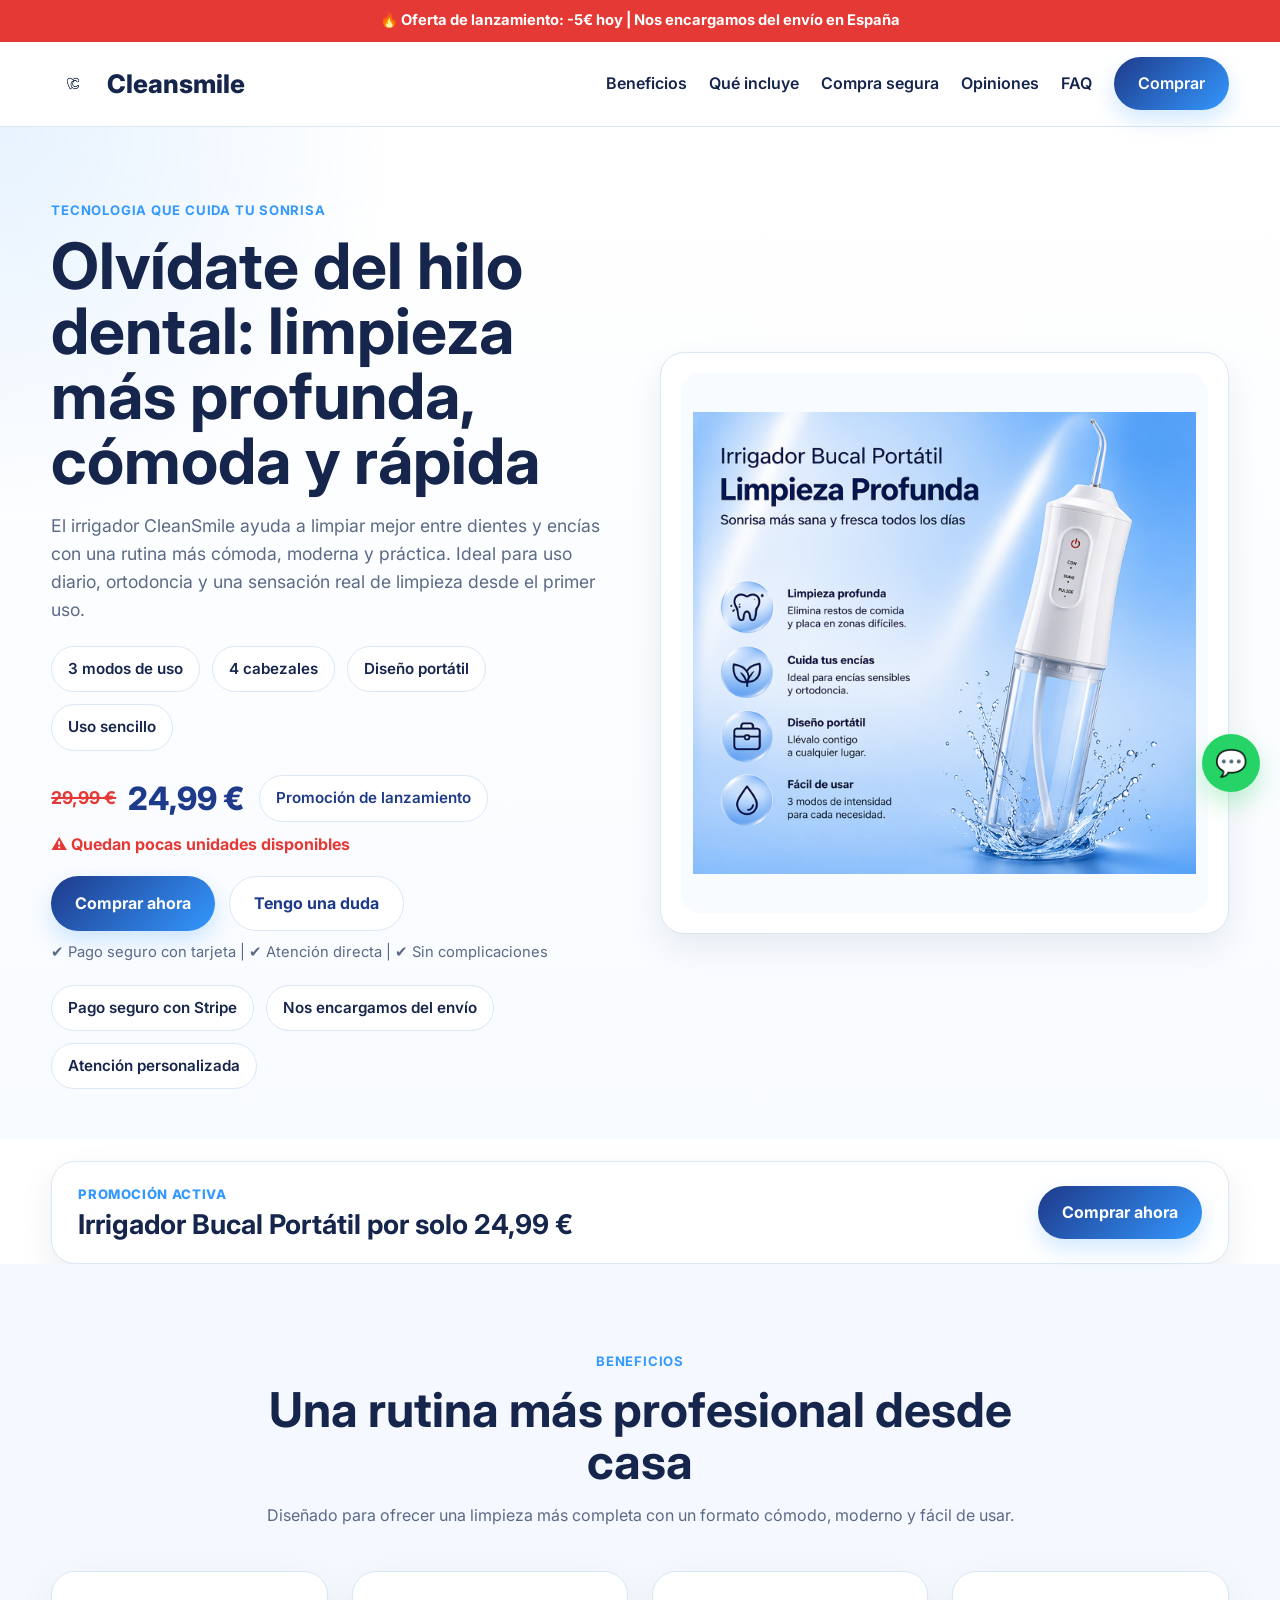
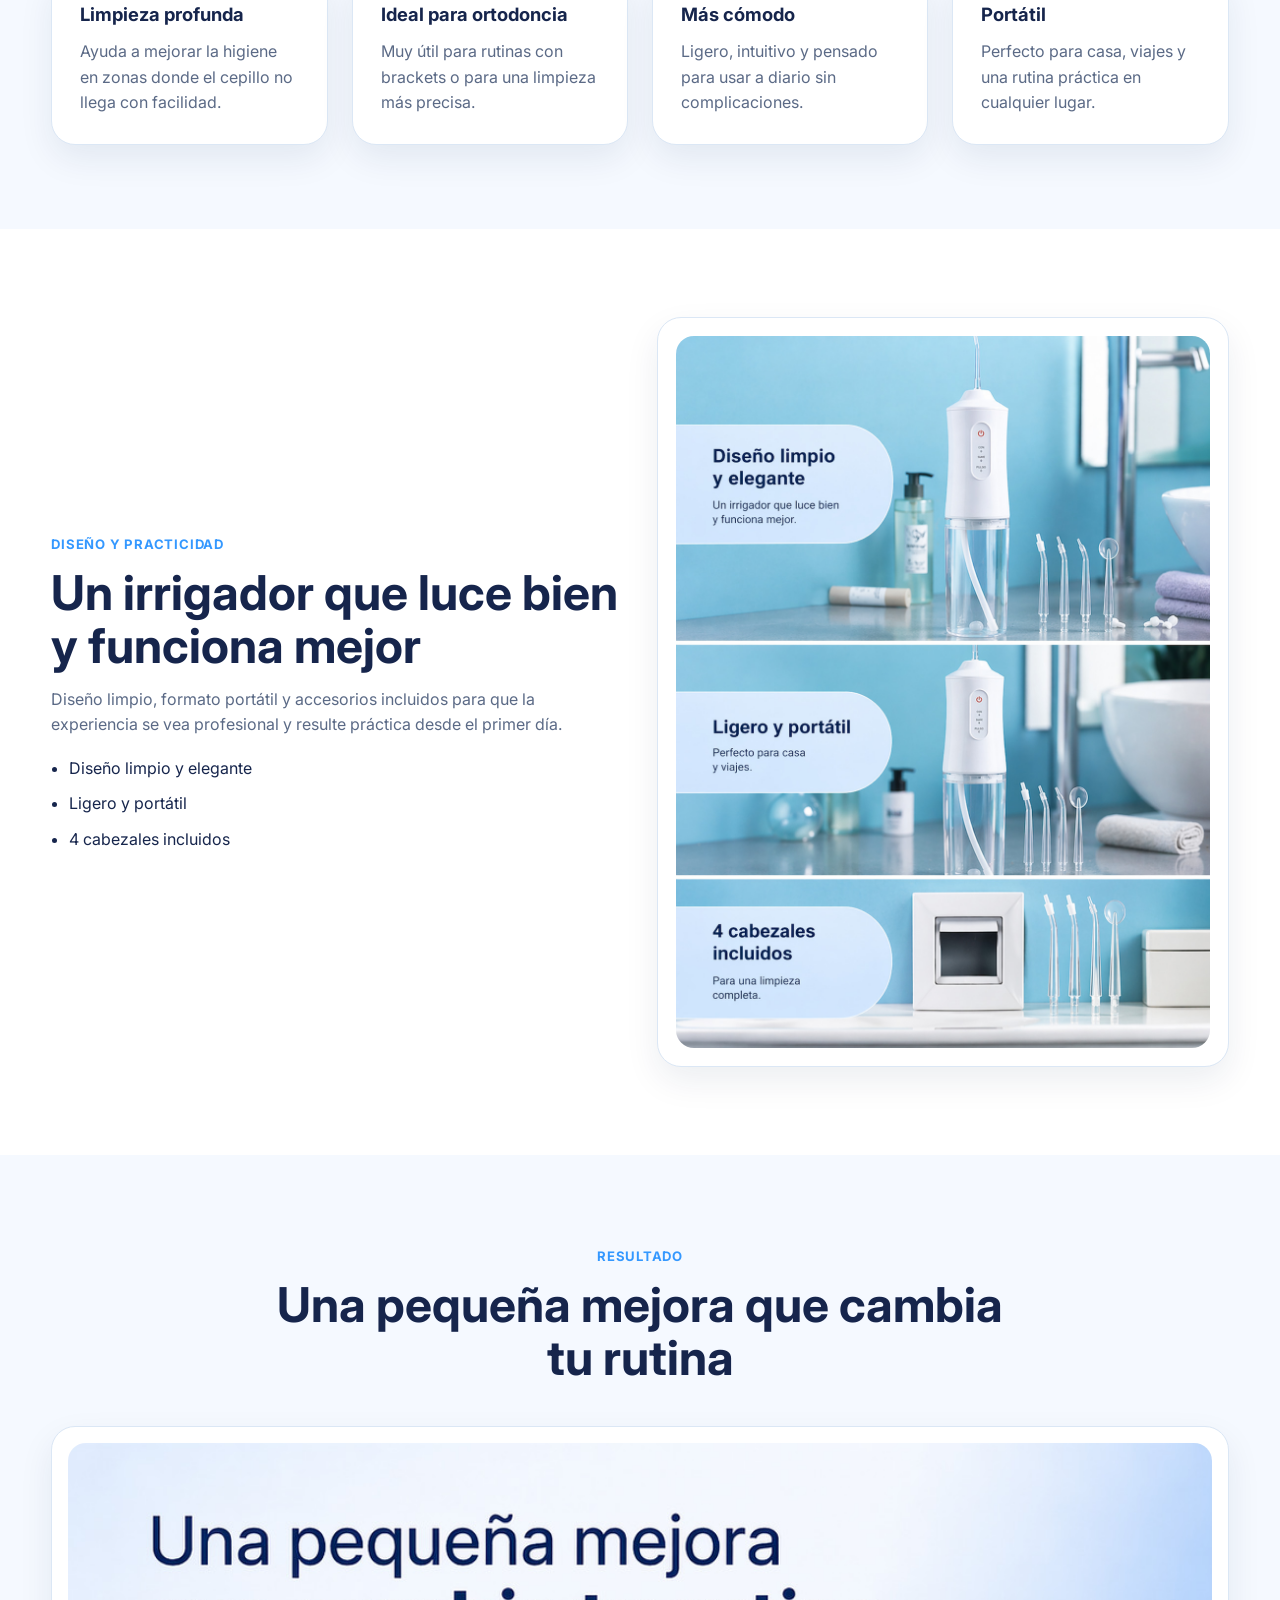
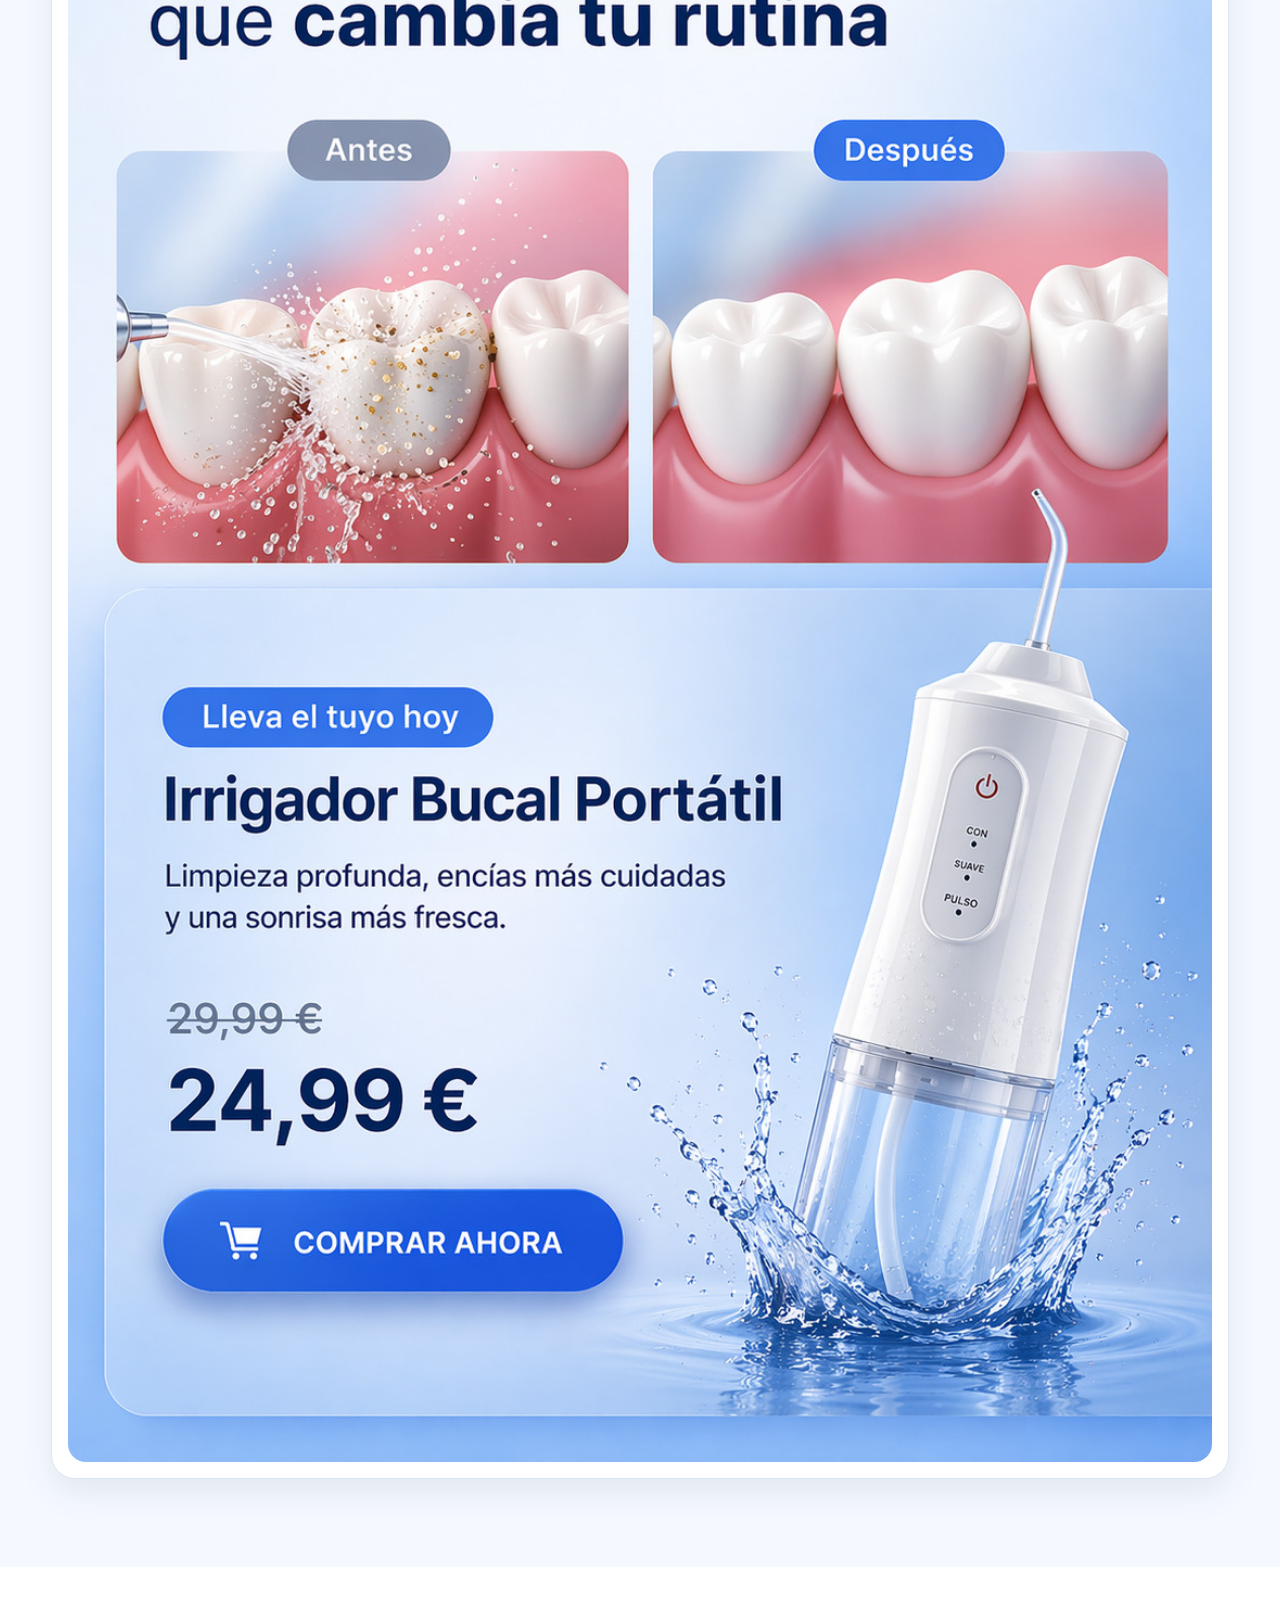
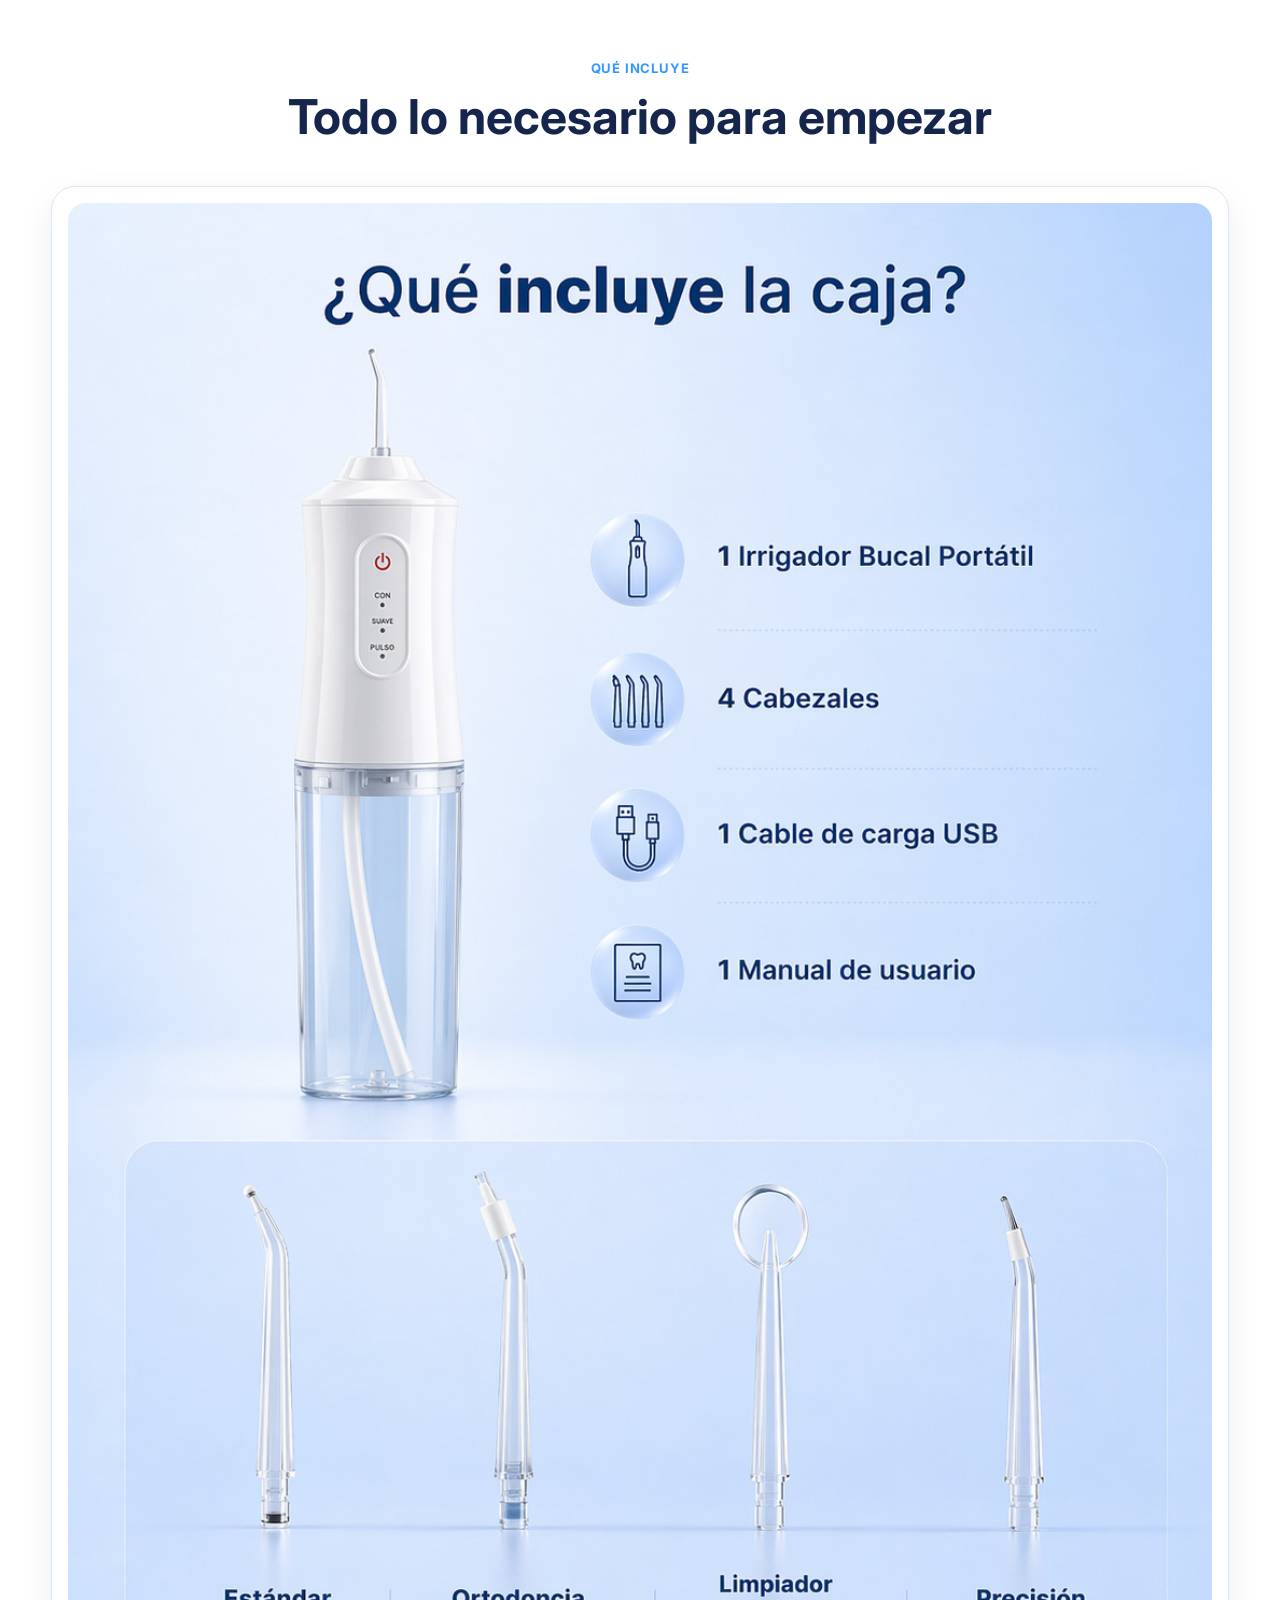
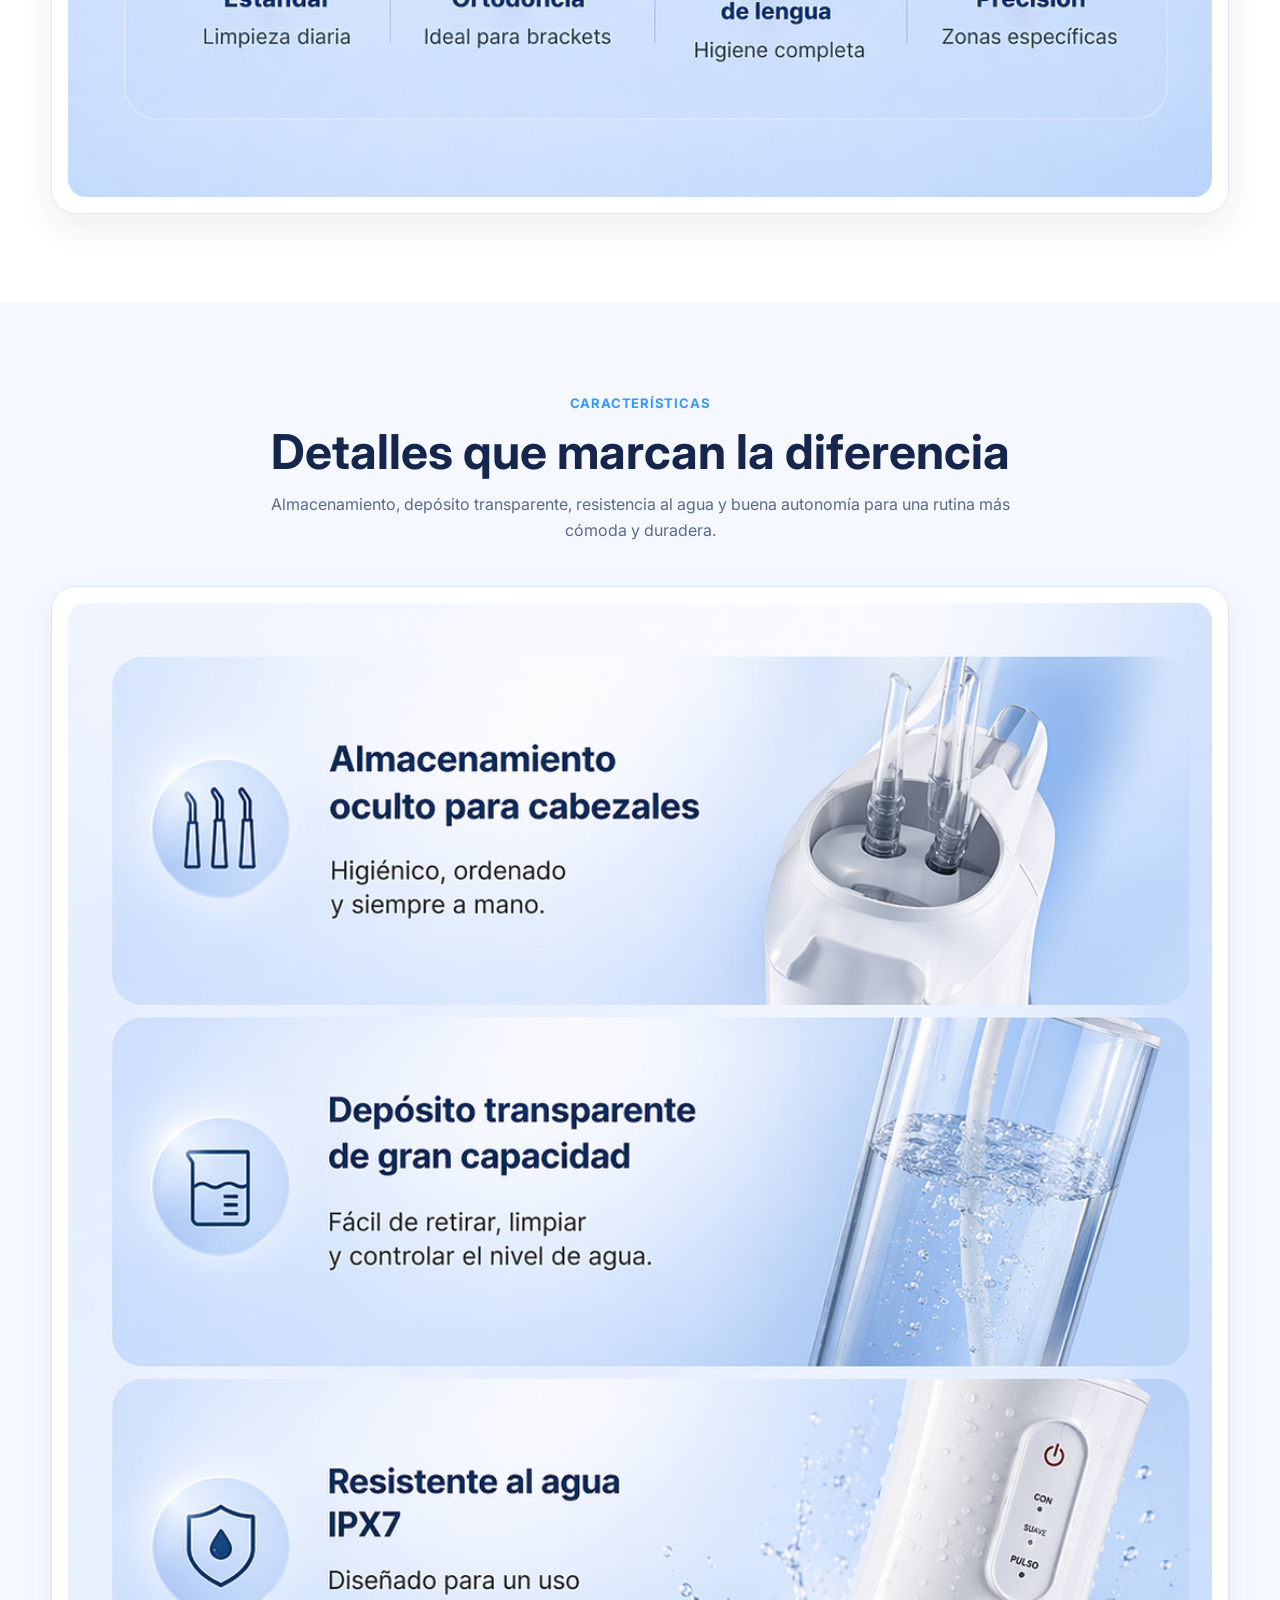
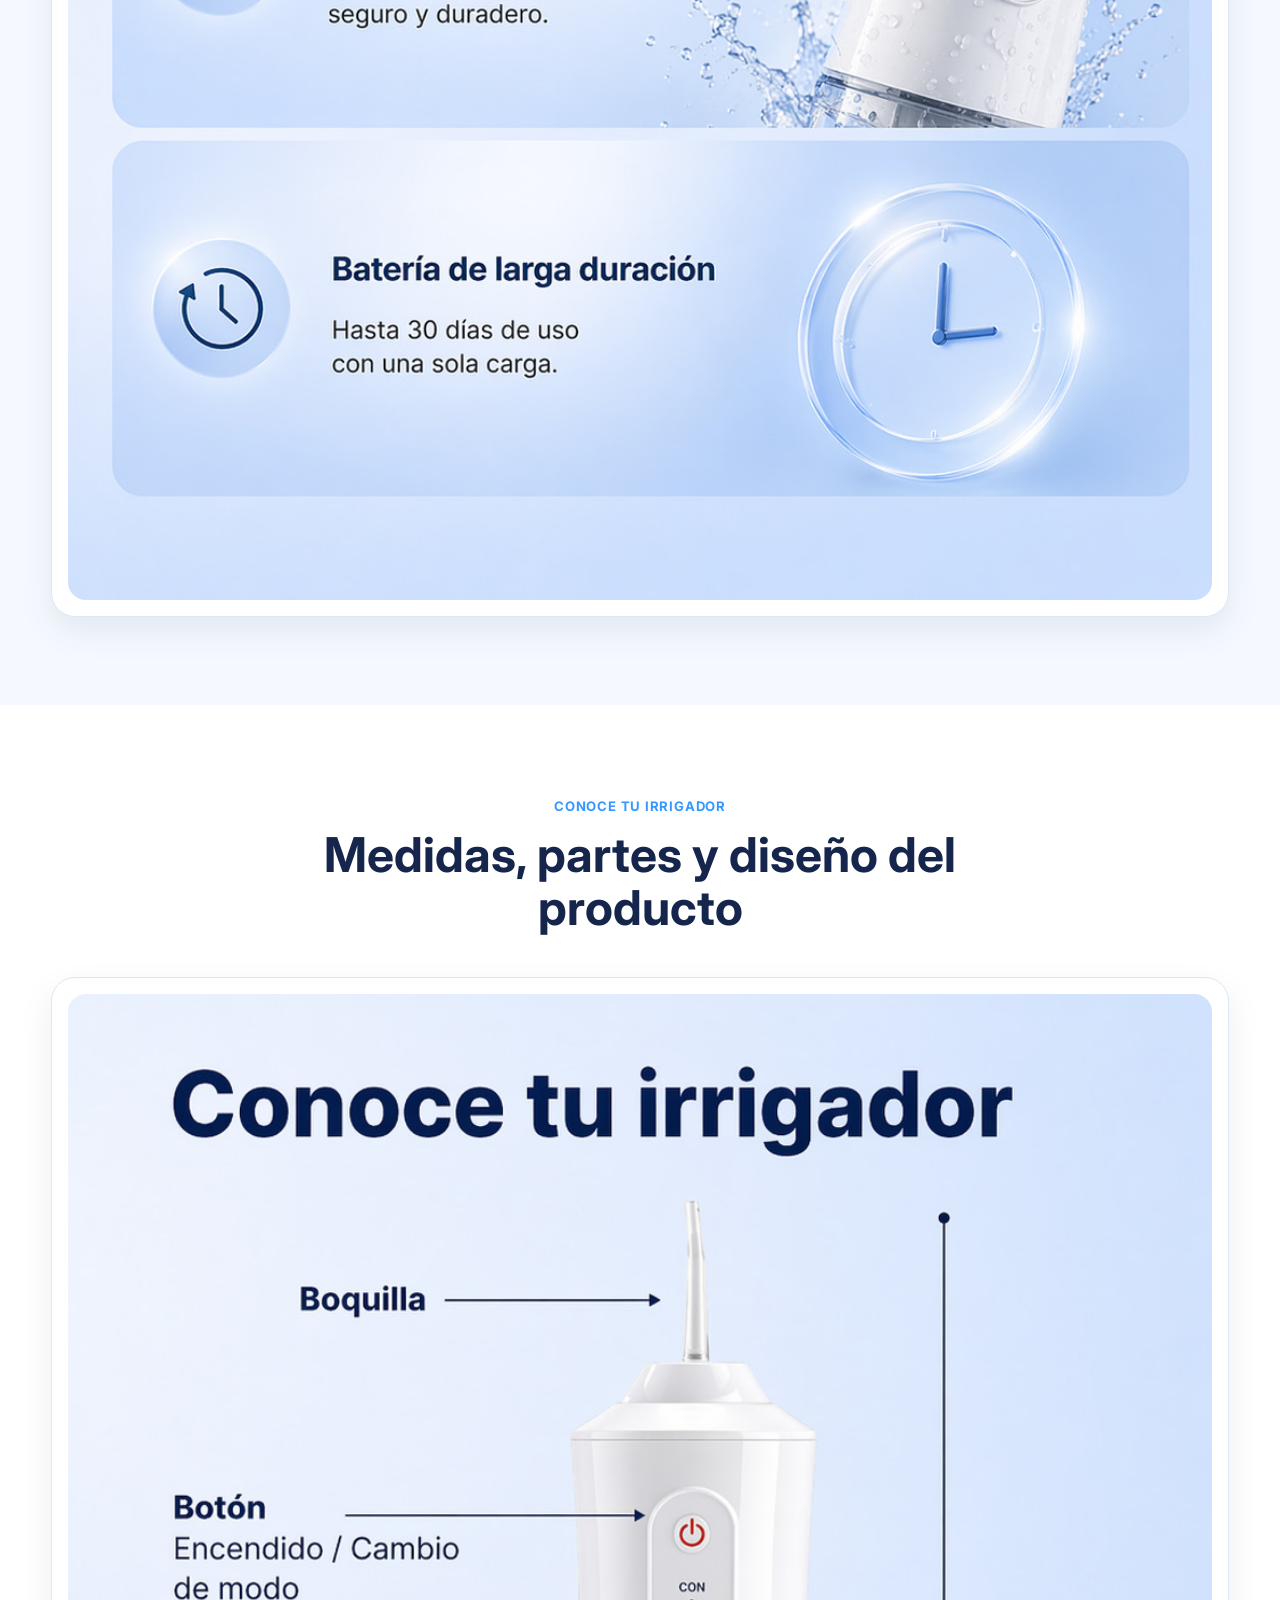
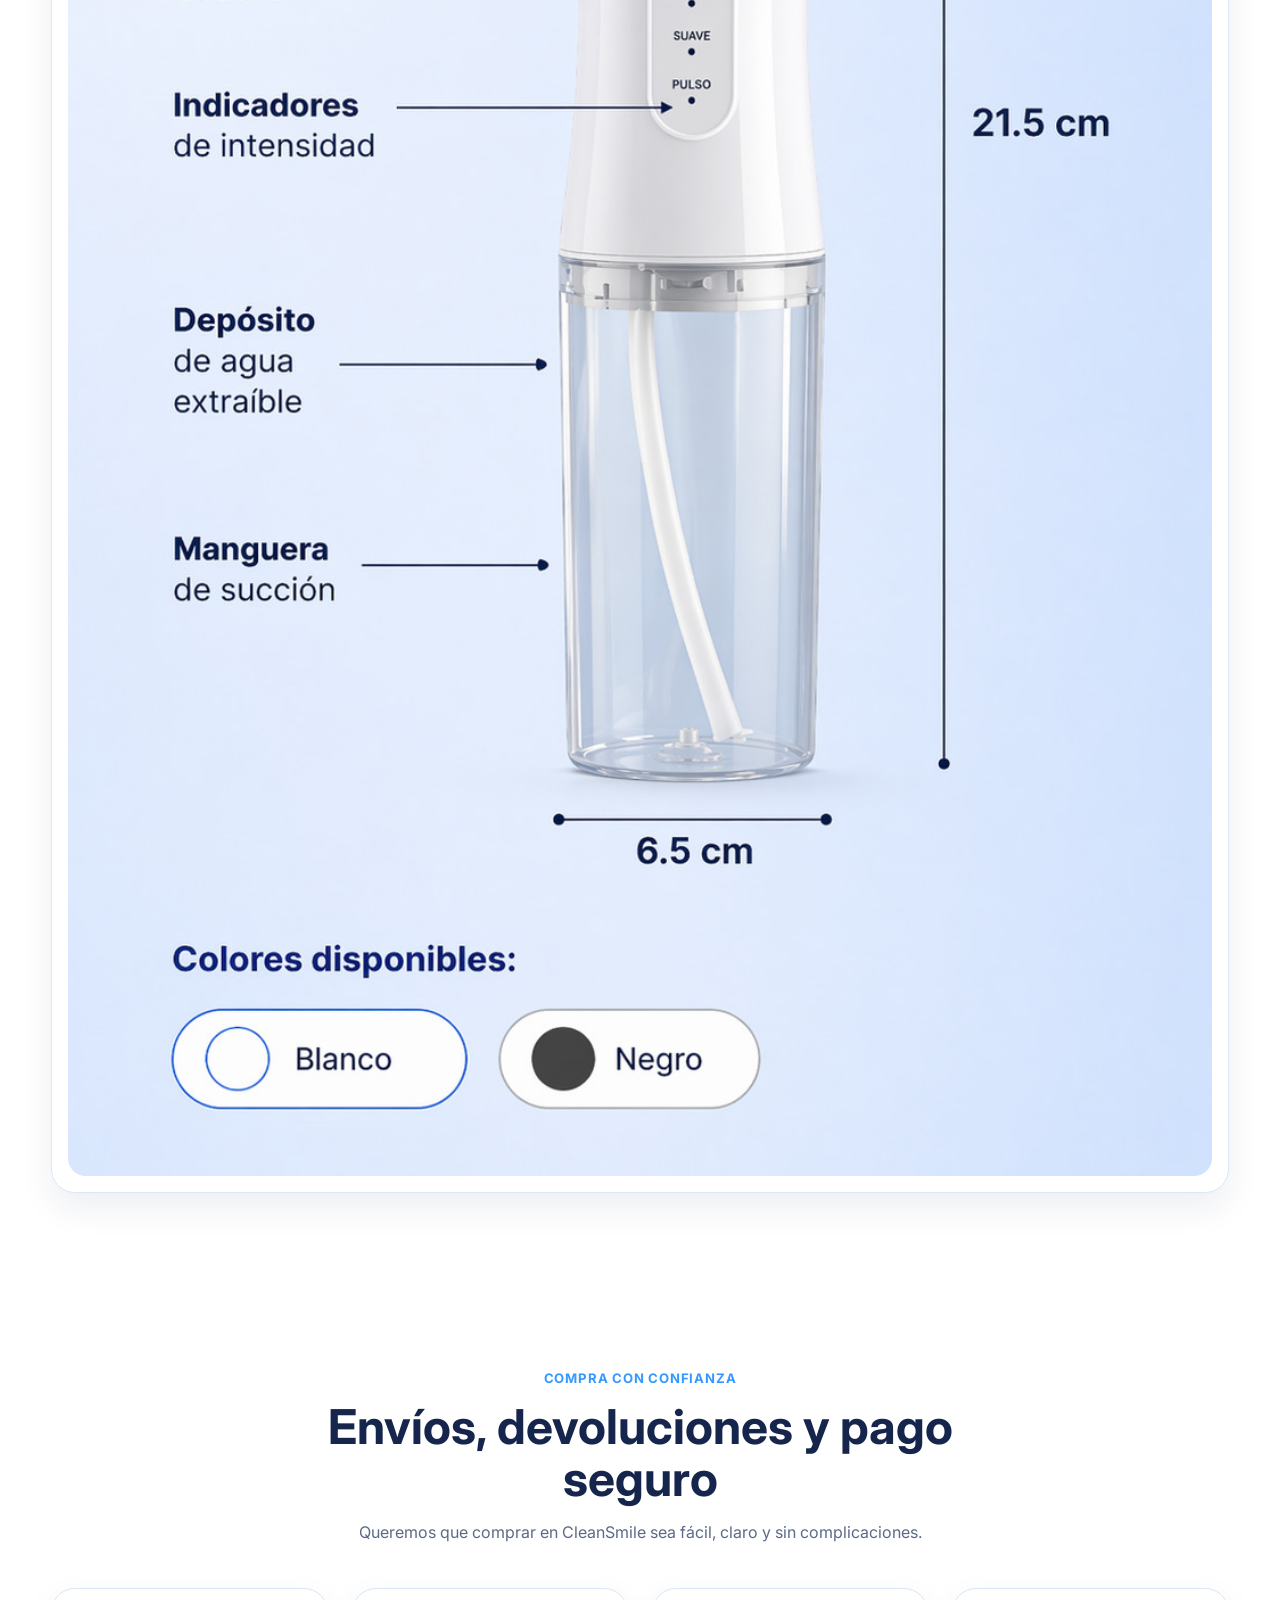
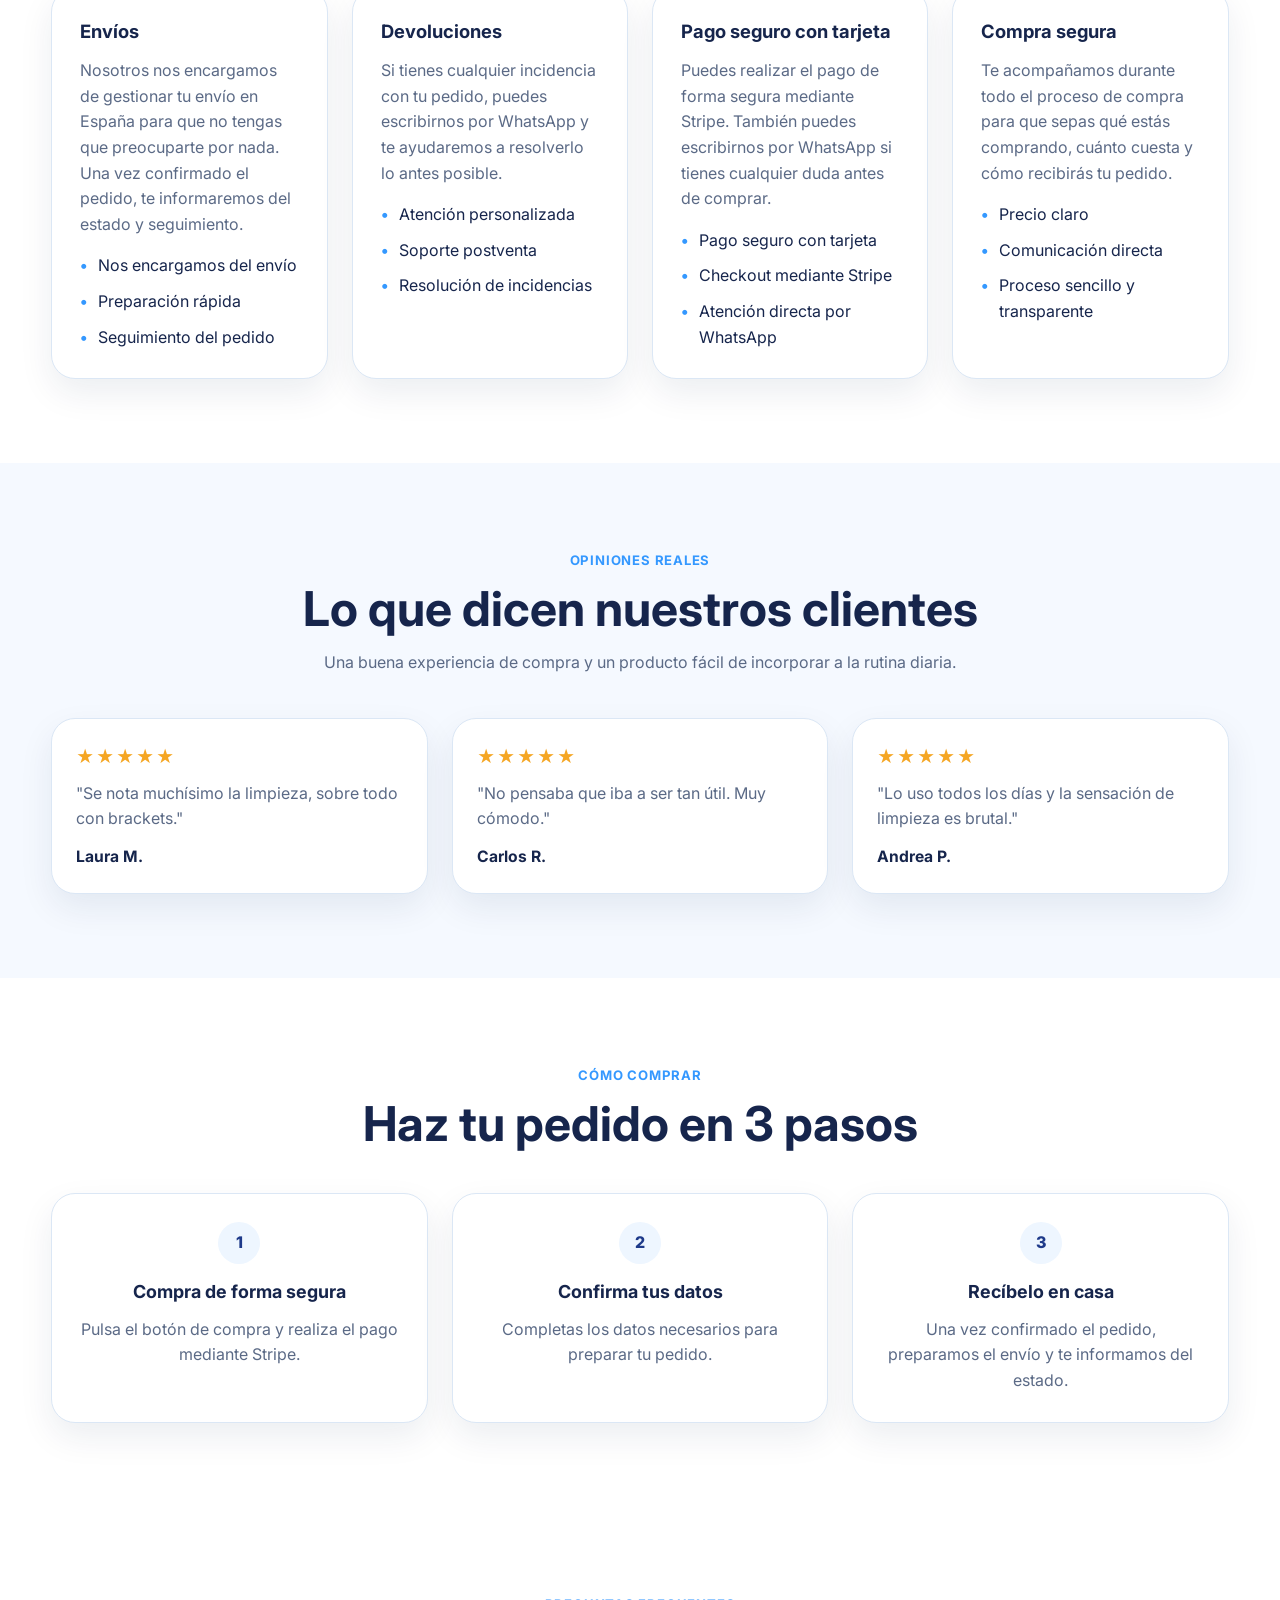
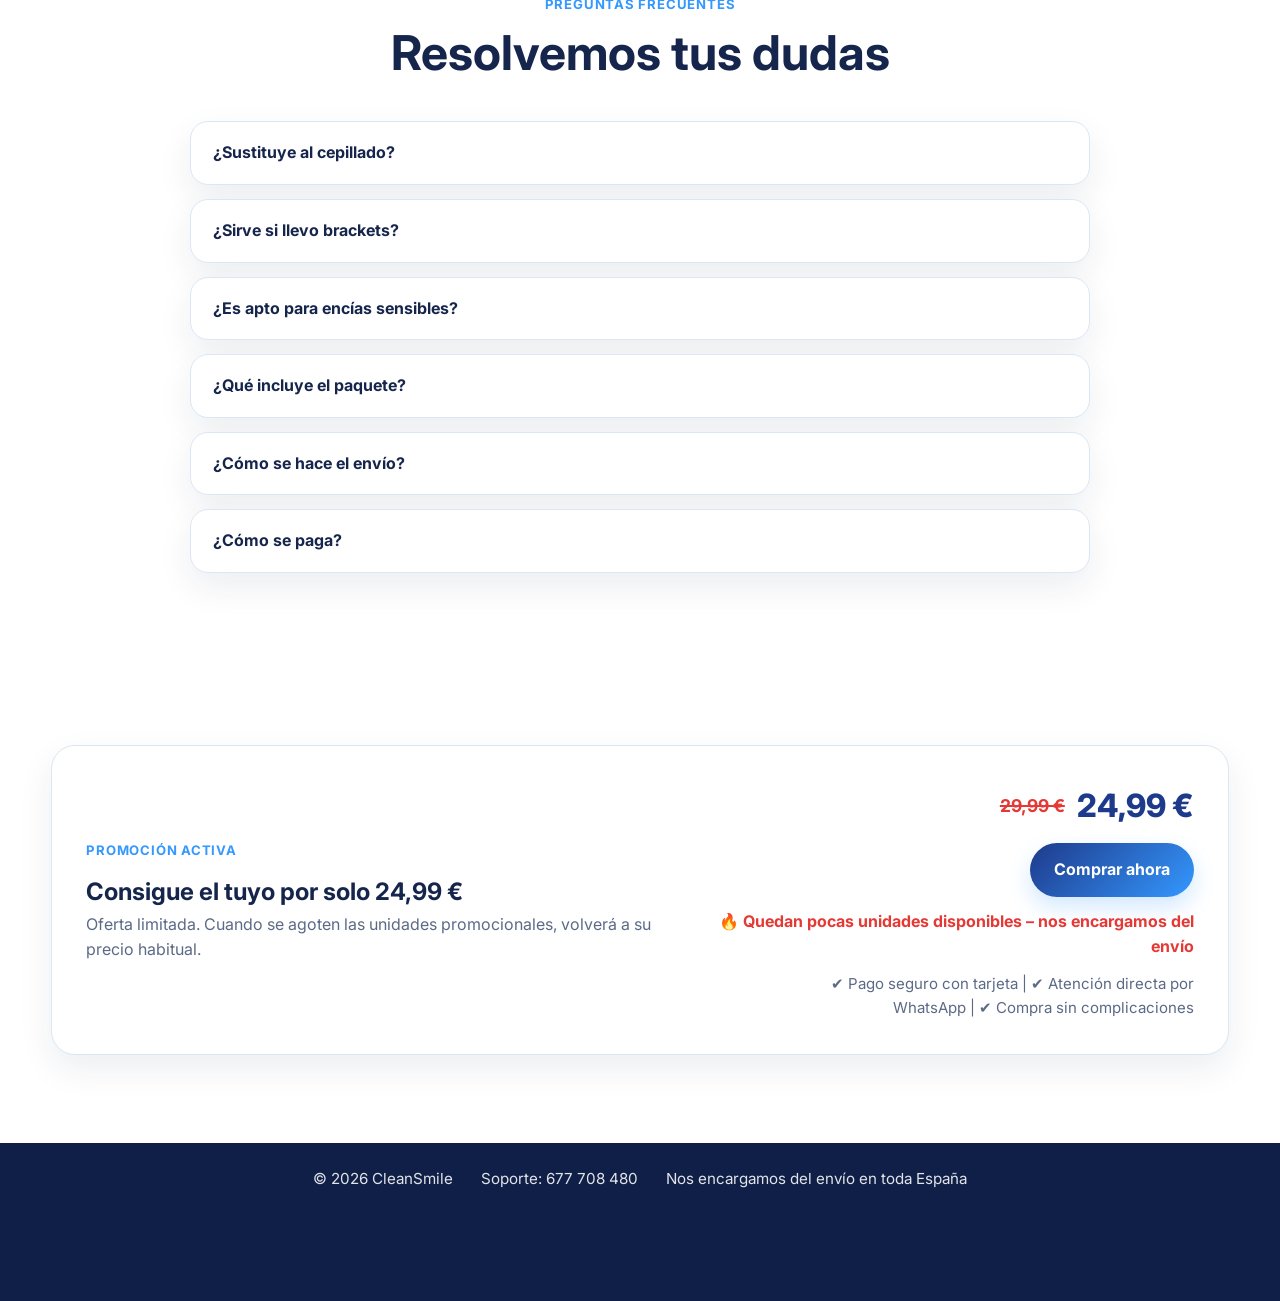
<file: index.html>
<!DOCTYPE html>
<html lang="es">
<head>
  <meta charset="UTF-8" />
  <meta name="viewport" content="width=device-width, initial-scale=1.0" />
  <title>CleanSmile | Irrigador Bucal Portátil</title>
  <meta
    name="description"
    content="Irrigador Bucal Portátil CleanSmile. Limpieza profunda, diseño portátil y promoción de lanzamiento."
  />
  <meta name="theme-color" content="#1e3a8a" />

  <link rel="preconnect" href="https://fonts.googleapis.com" />
  <link rel="preconnect" href="https://fonts.gstatic.com" crossorigin />
  <link
    href="https://fonts.googleapis.com/css2?family=Inter:wght@400;500;600;700;800&display=swap"
    rel="stylesheet"
  />

  <link rel="stylesheet" href="style.css" />
</head>

<body>
  <div class="top-bar">
    🔥 Oferta de lanzamiento: -5€ hoy | Nos encargamos del envío en España
  </div>

  <header class="header">
    <div class="container nav">
      <a href="#inicio" class="brand" aria-label="Ir al inicio">
        <img src="logo-mini.png" alt="Logo CleanSmile" class="brand-logo" />
        <span>Cleansmile</span>
      </a>

      <button class="menu-toggle" id="menu-toggle" aria-label="Abrir menú">
        ☰
      </button>

      <nav class="nav-links" id="nav-links">
        <a href="#beneficios">Beneficios</a>
        <a href="#incluye">Qué incluye</a>
        <a href="#confianza">Compra segura</a>
        <a href="#opiniones">Opiniones</a>
        <a href="#faq">FAQ</a>
        <a href="#comprar" class="btn btn-primary nav-btn">Comprar</a>
      </nav>
    </div>
  </header>

  <main>
    <!-- HERO -->
    <section class="hero" id="inicio">
      <div class="container hero-grid">
        <div class="hero-copy">
          <span class="eyebrow">Tecnologia que cuida tu sonrisa</span>

          <h1>Olvídate del hilo dental: limpieza más profunda, cómoda y rápida</h1>

          <p class="hero-text">
            El irrigador CleanSmile ayuda a limpiar mejor entre dientes y encías
            con una rutina más cómoda, moderna y práctica. Ideal para uso diario,
            ortodoncia y una sensación real de limpieza desde el primer uso.
          </p>

          <div class="hero-points">
            <span>3 modos de uso</span>
            <span>4 cabezales</span>
            <span>Diseño portátil</span>
            <span>Uso sencillo</span>
          </div>

          <div class="hero-price">
            <div class="price-box">
              <span class="old-price">29,99 €</span>
              <span class="price">24,99 €</span>
            </div>
            <span class="offer-pill">Promoción de lanzamiento</span>
          </div>

          <div class="stock-warning">
            ⚠️ Quedan pocas unidades disponibles
          </div>

          <div class="hero-actions">
            <a
              href="https://buy.stripe.com/aFa28q7qO0YK2g6eNRdby00"
              class="btn btn-primary"
              target="_blank"
              rel="noopener noreferrer"
            >
              Comprar ahora
            </a>

            <a
              href="https://wa.me/34677708480?text=Hola,%20tengo%20una%20duda%20sobre%20el%20Irrigador%20Bucal%20Port%C3%A1til%20CleanSmile"
              class="btn btn-secondary"
              target="_blank"
              rel="noopener noreferrer"
            >
              Tengo una duda
            </a>
          </div>

          <p class="safe-note">✔ Pago seguro con tarjeta | ✔ Atención directa | ✔ Sin complicaciones</p>

          <div class="trust-row">
            <div>Pago seguro con Stripe</div>
            <div>Nos encargamos del envío</div>
            <div>Atención personalizada</div>
          </div>
        </div>

        <div class="hero-visual">
          <div class="hero-card">
            <img
              src="img/hero.jpg"
              alt="Irrigador Bucal Portátil CleanSmile"
              class="hero-image"
            />
          </div>
        </div>
      </div>
    </section>

    <!-- CTA CORTO -->
    <section class="mini-cta">
      <div class="container mini-cta-box">
        <div>
          <p class="mini-cta-label">Promoción activa</p>
          <h2>Irrigador Bucal Portátil por solo 24,99 €</h2>
        </div>

        <a
          href="https://buy.stripe.com/aFa28q7qO0YK2g6eNRdby00"
          class="btn btn-primary"
          target="_blank"
          rel="noopener noreferrer"
        >
          Comprar ahora
        </a>
      </div>
    </section>

    <!-- BENEFICIOS -->
    <section class="section section-soft" id="beneficios">
      <div class="container">
        <div class="section-heading">
          <span class="eyebrow">Beneficios</span>
          <h2>Una rutina más profesional desde casa</h2>
          <p>
            Diseñado para ofrecer una limpieza más completa con un formato cómodo,
            moderno y fácil de usar.
          </p>
        </div>

        <div class="benefit-cards">
          <article class="benefit-card">
            <h3>Limpieza profunda</h3>
            <p>Ayuda a mejorar la higiene en zonas donde el cepillo no llega con facilidad.</p>
          </article>

          <article class="benefit-card">
            <h3>Ideal para ortodoncia</h3>
            <p>Muy útil para rutinas con brackets o para una limpieza más precisa.</p>
          </article>

          <article class="benefit-card">
            <h3>Más cómodo</h3>
            <p>Ligero, intuitivo y pensado para usar a diario sin complicaciones.</p>
          </article>

          <article class="benefit-card">
            <h3>Portátil</h3>
            <p>Perfecto para casa, viajes y una rutina práctica en cualquier lugar.</p>
          </article>
        </div>
      </div>
    </section>

    <!-- PRUEBA VISUAL -->
    <section class="image-section">
      <div class="container image-section-grid">
        <div class="image-copy">
          <span class="eyebrow">Diseño y practicidad</span>
          <h2>Un irrigador que luce bien y funciona mejor</h2>
          <p>
            Diseño limpio, formato portátil y accesorios incluidos para que la
            experiencia se vea profesional y resulte práctica desde el primer día.
          </p>

          <ul class="bullet-list">
            <li>Diseño limpio y elegante</li>
            <li>Ligero y portátil</li>
            <li>4 cabezales incluidos</li>
          </ul>
        </div>

        <div class="image-card">
          <img
            src="img/beneficios.jpg"
            alt="Beneficios visuales del irrigador CleanSmile"
          />
        </div>
      </div>
    </section>

    <!-- RESULTADO -->
    <section class="full-image-section section-soft">
      <div class="container">
        <div class="section-heading">
          <span class="eyebrow">Resultado</span>
          <h2>Una pequeña mejora que cambia tu rutina</h2>
        </div>

        <div class="poster-card">
          <img
            src="img/antes-despues.jpg"
            alt="Antes y después con irrigador CleanSmile"
          />
        </div>
      </div>
    </section>

    <!-- QUÉ INCLUYE -->
    <section class="full-image-section" id="incluye">
      <div class="container">
        <div class="section-heading">
          <span class="eyebrow">Qué incluye</span>
          <h2>Todo lo necesario para empezar</h2>
        </div>

        <div class="poster-card">
          <img
            src="img/incluye.jpg"
            alt="Qué incluye la caja del irrigador CleanSmile"
          />
        </div>
      </div>
    </section>

    <!-- DETALLES -->
    <section class="full-image-section section-soft">
      <div class="container">
        <div class="section-heading">
          <span class="eyebrow">Características</span>
          <h2>Detalles que marcan la diferencia</h2>
          <p>
            Almacenamiento, depósito transparente, resistencia al agua y buena autonomía
            para una rutina más cómoda y duradera.
          </p>
        </div>

        <div class="poster-card">
          <img
            src="img/modos.jpg"
            alt="Características del irrigador CleanSmile"
          />
        </div>
      </div>
    </section>

    <!-- FICHA TÉCNICA -->
    <section class="full-image-section">
      <div class="container">
        <div class="section-heading">
          <span class="eyebrow">Conoce tu irrigador</span>
          <h2>Medidas, partes y diseño del producto</h2>
        </div>

        <div class="poster-card">
          <img
            src="img/detalle1.jpg"
            alt="Medidas y partes del irrigador CleanSmile"
          />
        </div>
      </div>
    </section>

    <!-- CONFIANZA -->
    <section class="section trust-extra-section" id="confianza">
      <div class="container">
        <div class="section-heading">
          <span class="eyebrow">Compra con confianza</span>
          <h2>Envíos, devoluciones y pago seguro</h2>
          <p>
            Queremos que comprar en CleanSmile sea fácil, claro y sin complicaciones.
          </p>
        </div>

        <div class="trust-extra-grid">
          <article class="trust-extra-card">
            <h3>Envíos</h3>
            <p>
              Nosotros nos encargamos de gestionar tu envío en España para que no tengas
              que preocuparte por nada. Una vez confirmado el pedido, te informaremos del
              estado y seguimiento.
            </p>
            <ul>
              <li>Nos encargamos del envío</li>
              <li>Preparación rápida</li>
              <li>Seguimiento del pedido</li>
            </ul>
          </article>

          <article class="trust-extra-card">
            <h3>Devoluciones</h3>
            <p>
              Si tienes cualquier incidencia con tu pedido, puedes escribirnos por
              WhatsApp y te ayudaremos a resolverlo lo antes posible.
            </p>
            <ul>
              <li>Atención personalizada</li>
              <li>Soporte postventa</li>
              <li>Resolución de incidencias</li>
            </ul>
          </article>

          <article class="trust-extra-card">
            <h3>Pago seguro con tarjeta</h3>
            <p>
              Puedes realizar el pago de forma segura mediante Stripe. También puedes
              escribirnos por WhatsApp si tienes cualquier duda antes de comprar.
            </p>
            <ul>
              <li>Pago seguro con tarjeta</li>
              <li>Checkout mediante Stripe</li>
              <li>Atención directa por WhatsApp</li>
            </ul>
          </article>

          <article class="trust-extra-card">
            <h3>Compra segura</h3>
            <p>
              Te acompañamos durante todo el proceso de compra para que sepas qué
              estás comprando, cuánto cuesta y cómo recibirás tu pedido.
            </p>
            <ul>
              <li>Precio claro</li>
              <li>Comunicación directa</li>
              <li>Proceso sencillo y transparente</li>
            </ul>
          </article>
        </div>
      </div>
    </section>

    <!-- OPINIONES -->
    <section class="section reviews-section" id="opiniones">
      <div class="container">
        <div class="section-heading">
          <span class="eyebrow">Opiniones reales</span>
          <h2>Lo que dicen nuestros clientes</h2>
          <p>
            Una buena experiencia de compra y un producto fácil de incorporar a la rutina diaria.
          </p>
        </div>

        <div class="reviews-grid">
          <article class="review-card">
            <div class="stars">★★★★★</div>
            <p>"Se nota muchísimo la limpieza, sobre todo con brackets."</p>
            <strong>Laura M.</strong>
          </article>

          <article class="review-card">
            <div class="stars">★★★★★</div>
            <p>"No pensaba que iba a ser tan útil. Muy cómodo."</p>
            <strong>Carlos R.</strong>
          </article>

          <article class="review-card">
            <div class="stars">★★★★★</div>
            <p>"Lo uso todos los días y la sensación de limpieza es brutal."</p>
            <strong>Andrea P.</strong>
          </article>
        </div>
      </div>
    </section>

    <!-- CÓMO COMPRAR -->
    <section class="section section-soft how-buy-section">
      <div class="container">
        <div class="section-heading">
          <span class="eyebrow">Cómo comprar</span>
          <h2>Haz tu pedido en 3 pasos</h2>
        </div>

        <div class="steps-grid">
          <div class="step-card">
            <span class="step-number">1</span>
            <h3>Compra de forma segura</h3>
            <p>Pulsa el botón de compra y realiza el pago mediante Stripe.</p>
          </div>

          <div class="step-card">
            <span class="step-number">2</span>
            <h3>Confirma tus datos</h3>
            <p>Completas los datos necesarios para preparar tu pedido.</p>
          </div>

          <div class="step-card">
            <span class="step-number">3</span>
            <h3>Recíbelo en casa</h3>
            <p>Una vez confirmado el pedido, preparamos el envío y te informamos del estado.</p>
          </div>
        </div>
      </div>
    </section>

    <!-- FAQ -->
    <section class="section" id="faq">
      <div class="container">
        <div class="section-heading">
          <span class="eyebrow">Preguntas frecuentes</span>
          <h2>Resolvemos tus dudas</h2>
        </div>

        <div class="faq-list">
          <details>
            <summary>¿Sustituye al cepillado?</summary>
            <p>No. Se usa como complemento a tu higiene diaria.</p>
          </details>

          <details>
            <summary>¿Sirve si llevo brackets?</summary>
            <p>Sí, es especialmente útil en rutinas con ortodoncia.</p>
          </details>

          <details>
            <summary>¿Es apto para encías sensibles?</summary>
            <p>Sí, empezando por una intensidad suave.</p>
          </details>

          <details>
            <summary>¿Qué incluye el paquete?</summary>
            <p>Irrigador, cabezales y accesorios según el pack que indiques en tu oferta.</p>
          </details>

          <details>
            <summary>¿Cómo se hace el envío?</summary>
            <p>
              Nosotros nos encargamos de gestionar el envío dentro de España. Una vez
              confirmado el pedido, te iremos informando del estado y seguimiento.
            </p>
          </details>

          <details>
            <summary>¿Cómo se paga?</summary>
            <p>El pago se realiza de forma segura con tarjeta mediante Stripe.</p>
          </details>
        </div>
      </div>
    </section>

    <!-- CTA FINAL -->
    <section class="final-cta" id="comprar">
      <div class="container final-cta-card">
        <div class="final-copy">
          <span class="eyebrow">Promoción activa</span>
          <h2>Consigue el tuyo por solo 24,99 €</h2>
          <p>
            Oferta limitada. Cuando se agoten las unidades promocionales,
            volverá a su precio habitual.
          </p>
        </div>

        <div class="final-buy-box">
          <div class="price-box">
            <span class="old-price">29,99 €</span>
            <span class="price">24,99 €</span>
          </div>

          <a
            href="https://buy.stripe.com/aFa28q7qO0YK2g6eNRdby00"
            class="btn btn-primary"
            target="_blank"
            rel="noopener noreferrer"
          >
            Comprar ahora
          </a>

          <p class="urgencia">🔥 Quedan pocas unidades disponibles – nos encargamos del envío</p>
          <p class="garantia">✔ Pago seguro con tarjeta | ✔ Atención directa por WhatsApp | ✔ Compra sin complicaciones</p>
        </div>
      </div>
    </section>
  </main>

  <footer class="footer">
    <div class="container footer-content">
      <p>© 2026 CleanSmile</p>
      <p>Soporte: 677 708 480</p>
      <p>Nos encargamos del envío en toda España</p>
    </div>
  </footer>

  <div class="mobile-buybar">
    <div class="mobile-price">
      <span class="old-price">29,99 €</span>
      <span class="price">24,99 €</span>
    </div>

    <a
      href="https://buy.stripe.com/aFa28q7qO0YK2g6eNRdby00"
      class="btn btn-primary"
      target="_blank"
      rel="noopener noreferrer"
    >
      Comprar
    </a>
  </div>

  <a
    href="https://wa.me/34677708480?text=Hola,%20quiero%20informaci%C3%B3n%20sobre%20el%20Irrigador%20Bucal%20Port%C3%A1til%20CleanSmile"
    class="whatsapp-float"
    target="_blank"
    rel="noopener noreferrer"
    aria-label="Abrir WhatsApp"
  >
    💬
  </a>

  <script src="script.js"></script>
</body>
</html>
</file>
<file: style.css>
:root {
  --primary: #1e3a8a;
  --primary-light: #3498ff;
  --text: #16254c;
  --text-soft: #5b6a86;
  --bg: #ffffff;
  --bg-soft: #f5f9ff;
  --border: #dbe7f5;
  --shadow: 0 14px 34px rgba(18, 40, 76, 0.08);
  --radius: 24px;
  --max-width: 1180px;
  --danger: #e53935;
  --success-soft: #eef6ff;
  --whatsapp: #25d366;
}

* {
  box-sizing: border-box;
  margin: 0;
  padding: 0;
}

html {
  scroll-behavior: smooth;
}

body {
  font-family: "Inter", sans-serif;
  color: var(--text);
  background: var(--bg);
  line-height: 1.6;
}

img {
  max-width: 100%;
  display: block;
}

a {
  text-decoration: none;
  color: inherit;
}

button {
  font: inherit;
}

.container {
  width: min(92%, var(--max-width));
  margin: 0 auto;
}

.section {
  padding: 84px 0;
}

.section-soft {
  background: var(--bg-soft);
}

.section-heading {
  max-width: 760px;
  margin: 0 auto 42px;
  text-align: center;
}

.section-heading h2 {
  font-size: clamp(2rem, 4vw, 3rem);
  line-height: 1.1;
  margin-bottom: 14px;
}

.section-heading p {
  color: var(--text-soft);
}

.eyebrow {
  display: inline-block;
  margin-bottom: 12px;
  color: var(--primary-light);
  font-weight: 700;
  letter-spacing: 0.06em;
  text-transform: uppercase;
  font-size: 0.82rem;
}

/* TOP BAR */
.top-bar {
  background: var(--danger);
  color: white;
  text-align: center;
  padding: 9px 14px;
  font-weight: 700;
  font-size: 0.92rem;
}

/* HEADER */
.header {
  position: sticky;
  top: 0;
  z-index: 1000;
  background: rgba(255, 255, 255, 0.96);
  backdrop-filter: blur(10px);
  border-bottom: 1px solid var(--border);
}

.nav {
  display: flex;
  align-items: center;
  justify-content: space-between;
  min-height: 84px;
  gap: 24px;
}

.brand {
  display: flex;
  align-items: center;
  gap: 12px;
  flex-shrink: 0;
}

.brand-logo {
  width: 44px;
  height: 44px;
  object-fit: contain;
}

.brand span {
  font-size: 1.6rem;
  font-weight: 800;
  line-height: 1;
  white-space: nowrap;
}

.nav-links {
  display: flex;
  align-items: center;
  gap: 22px;
  margin-left: auto;
}

.nav-links a {
  font-weight: 600;
  white-space: nowrap;
}

.menu-toggle {
  display: none;
  background: none;
  border: none;
  font-size: 1.8rem;
  cursor: pointer;
  color: var(--primary);
}

/* BUTTONS */
.btn {
  display: inline-flex;
  align-items: center;
  justify-content: center;
  border: none;
  border-radius: 999px;
  padding: 14px 24px;
  font-weight: 700;
  cursor: pointer;
  transition: transform 0.2s ease, box-shadow 0.2s ease, opacity 0.2s ease;
}

.btn:hover {
  transform: translateY(-2px);
}

.btn-primary {
  background: linear-gradient(135deg, var(--primary), var(--primary-light));
  color: white;
  box-shadow: 0 10px 22px rgba(52, 152, 255, 0.22);
}

.btn-secondary {
  background: white;
  color: var(--primary);
  border: 1px solid var(--border);
}

/* HERO */
.hero {
  padding: 70px 0 50px;
  background:
    radial-gradient(circle at top left, rgba(52, 152, 255, 0.12), transparent 24%),
    linear-gradient(180deg, #ffffff 0%, #f8fbff 100%);
}

.hero-grid {
  display: grid;
  grid-template-columns: 1fr 1fr;
  gap: 40px;
  align-items: center;
}

.hero-copy h1 {
  font-size: clamp(2.6rem, 5vw, 4.4rem);
  line-height: 1.02;
  margin-bottom: 18px;
}

.hero-text {
  color: var(--text-soft);
  font-size: 1.1rem;
  max-width: 640px;
  margin-bottom: 22px;
}

.hero-points,
.trust-row {
  display: flex;
  flex-wrap: wrap;
  gap: 12px;
}

.hero-points {
  margin-bottom: 22px;
}

.hero-points span,
.trust-row div,
.offer-pill {
  background: white;
  border: 1px solid var(--border);
  border-radius: 999px;
  padding: 10px 16px;
  font-size: 0.95rem;
  font-weight: 600;
}

.hero-price {
  display: flex;
  align-items: center;
  gap: 14px;
  flex-wrap: wrap;
  margin-bottom: 8px;
}

.offer-pill {
  color: var(--primary);
}

.stock-warning {
  color: var(--danger);
  font-weight: 700;
  margin-bottom: 18px;
}

.hero-actions {
  display: flex;
  gap: 14px;
  flex-wrap: wrap;
  margin-bottom: 10px;
}

.safe-note {
  font-size: 0.92rem;
  color: var(--text-soft);
  margin-bottom: 20px;
}

.hero-card,
.poster-card,
.image-card,
.benefit-card,
.info-card,
.final-cta-card,
.trust-extra-card,
.review-card,
.step-card,
.mini-cta-box {
  background: white;
  border: 1px solid var(--border);
  border-radius: var(--radius);
  box-shadow: var(--shadow);
}

.hero-card {
  padding: 20px;
}

.hero-image {
  width: 100%;
  height: 540px;
  object-fit: contain;
  object-position: center;
  background: #f8fbff;
  border-radius: 20px;
  padding: 12px;
}

/* MINI CTA */
.mini-cta {
  padding: 22px 0 0;
}

.mini-cta-box {
  padding: 22px 26px;
  display: flex;
  align-items: center;
  justify-content: space-between;
  gap: 20px;
}

.mini-cta-label {
  color: var(--primary-light);
  font-weight: 800;
  text-transform: uppercase;
  letter-spacing: 0.05em;
  font-size: 0.82rem;
  margin-bottom: 4px;
}

.mini-cta-box h2 {
  font-size: 1.7rem;
  line-height: 1.15;
}

/* GENERAL BLOCKS */
.image-section {
  padding: 88px 0;
}

.image-section-grid {
  display: grid;
  grid-template-columns: 1fr 1fr;
  gap: 34px;
  align-items: center;
}

.image-copy h2 {
  font-size: clamp(2rem, 4vw, 3rem);
  line-height: 1.1;
  margin-bottom: 14px;
}

.image-copy p {
  color: var(--text-soft);
  margin-bottom: 18px;
}

.bullet-list {
  padding-left: 18px;
  display: grid;
  gap: 10px;
}

.image-card {
  padding: 18px;
}

.image-card img,
.poster-card img {
  width: 100%;
  height: auto;
  border-radius: 18px;
  display: block;
}

.full-image-section {
  padding: 88px 0;
}

.poster-card {
  padding: 16px;
}

/* BENEFITS / INFO */
.benefit-cards,
.info-grid {
  display: grid;
  gap: 24px;
}

.benefit-cards {
  grid-template-columns: repeat(4, 1fr);
}

.info-grid {
  grid-template-columns: repeat(4, 1fr);
}

.benefit-card,
.info-card {
  padding: 28px;
}

.benefit-card h3,
.info-card h3 {
  margin-bottom: 10px;
  font-size: 1.15rem;
}

.benefit-card p,
.info-card p {
  color: var(--text-soft);
}

/* TRUST EXTRA */
.trust-extra-section {
  background: #ffffff;
}

.trust-extra-grid {
  display: grid;
  grid-template-columns: repeat(4, 1fr);
  gap: 24px;
}

.trust-extra-card {
  padding: 28px;
}

.trust-extra-card h3 {
  font-size: 1.15rem;
  margin-bottom: 12px;
  color: var(--text);
}

.trust-extra-card p {
  color: var(--text-soft);
  margin-bottom: 16px;
}

.trust-extra-card ul {
  list-style: none;
  display: grid;
  gap: 10px;
}

.trust-extra-card li {
  position: relative;
  padding-left: 18px;
  color: var(--text);
}

.trust-extra-card li::before {
  content: "•";
  position: absolute;
  left: 0;
  top: 0;
  color: var(--primary-light);
  font-weight: bold;
}

/* REVIEWS */
.reviews-section {
  background: var(--bg-soft);
}

.reviews-grid {
  display: grid;
  grid-template-columns: repeat(3, 1fr);
  gap: 24px;
}

.review-card {
  padding: 24px;
}

.stars {
  color: #f5a623;
  letter-spacing: 2px;
  font-size: 1.1rem;
  margin-bottom: 10px;
}

.review-card p {
  color: var(--text-soft);
  margin-bottom: 12px;
}

.review-card strong {
  font-size: 0.98rem;
}

/* HOW BUY */
.how-buy-section {
  background: #ffffff;
}

.steps-grid {
  display: grid;
  grid-template-columns: repeat(3, 1fr);
  gap: 24px;
}

.step-card {
  padding: 28px;
  text-align: center;
}

.step-number {
  width: 42px;
  height: 42px;
  margin: 0 auto 14px;
  border-radius: 50%;
  background: var(--success-soft);
  color: var(--primary);
  font-weight: 800;
  display: flex;
  align-items: center;
  justify-content: center;
}

.step-card h3 {
  margin-bottom: 10px;
  font-size: 1.12rem;
}

.step-card p {
  color: var(--text-soft);
}

/* FAQ */
.faq-list {
  max-width: 900px;
  margin: 0 auto;
  display: grid;
  gap: 14px;
}

.faq-list details {
  background: white;
  border: 1px solid var(--border);
  border-radius: 18px;
  padding: 18px 22px;
  box-shadow: var(--shadow);
}

.faq-list summary {
  cursor: pointer;
  font-weight: 700;
  list-style: none;
}

.faq-list summary::-webkit-details-marker {
  display: none;
}

.faq-list p {
  color: var(--text-soft);
  margin-top: 12px;
}

/* FINAL CTA */
.final-cta {
  padding: 88px 0;
}

.final-cta-card {
  padding: 34px;
  display: flex;
  justify-content: space-between;
  gap: 24px;
  align-items: center;
}

.final-copy p {
  color: var(--text-soft);
  max-width: 620px;
}

.final-buy-box {
  display: grid;
  gap: 12px;
  justify-items: end;
  text-align: right;
}

.urgencia {
  color: var(--danger);
  font-weight: 700;
}

.garantia {
  color: var(--text-soft);
  font-size: 0.94rem;
  max-width: 420px;
}

/* PRICE */
.price-box {
  display: flex;
  align-items: center;
  gap: 12px;
}

.old-price {
  color: var(--danger);
  text-decoration: line-through;
  text-decoration-thickness: 2px;
  font-weight: 700;
  font-size: 1.1rem;
}

.price {
  font-size: 2rem;
  font-weight: 800;
  color: var(--primary);
}

/* FOOTER */
.footer {
  background: #0f1f47;
  color: rgba(255, 255, 255, 0.88);
  padding: 24px 0 110px;
}

.footer-content {
  display: flex;
  justify-content: center;
  gap: 28px;
  flex-wrap: wrap;
  text-align: center;
  font-size: 0.95rem;
}

/* MOBILE BUY BAR */
.mobile-buybar {
  position: fixed;
  left: 0;
  right: 0;
  bottom: 0;
  z-index: 999;
  background: rgba(255, 255, 255, 0.97);
  backdrop-filter: blur(10px);
  border-top: 1px solid var(--border);
  padding: 12px 16px calc(12px + env(safe-area-inset-bottom));
  display: none;
  gap: 12px;
  align-items: center;
  justify-content: space-between;
}

.mobile-price {
  display: grid;
}

/* FLOAT WHATSAPP */
.whatsapp-float {
  position: fixed;
  bottom: 108px;
  right: 20px;
  width: 58px;
  height: 58px;
  border-radius: 50%;
  background: var(--whatsapp);
  color: white;
  display: flex;
  align-items: center;
  justify-content: center;
  font-size: 26px;
  box-shadow: 0 12px 24px rgba(37, 211, 102, 0.28);
  z-index: 1000;
}

/* RESPONSIVE */
@media (max-width: 1024px) {
  .hero-grid,
  .image-section-grid,
  .final-cta-card,
  .mini-cta-box {
    grid-template-columns: 1fr;
  }

  .mini-cta-box {
    display: grid;
  }

  .benefit-cards,
  .info-grid,
  .trust-extra-grid {
    grid-template-columns: repeat(2, 1fr);
  }

  .reviews-grid,
  .steps-grid {
    grid-template-columns: 1fr;
  }

  .hero-image {
    height: 420px;
  }

  .final-buy-box {
    justify-items: start;
    text-align: left;
  }

  .nav-links {
    gap: 16px;
  }

  .brand span {
    font-size: 1.3rem;
  }
}

@media (max-width: 768px) {
  .menu-toggle {
    display: block;
  }

  .nav {
    min-height: 74px;
  }

  .brand-logo {
    width: 38px;
    height: 38px;
  }

  .brand span {
    font-size: 1.1rem;
  }

  .nav-links {
    position: absolute;
    top: 74px;
    left: 0;
    right: 0;
    background: white;
    border-bottom: 1px solid var(--border);
    flex-direction: column;
    align-items: flex-start;
    padding: 18px 20px;
    display: none;
  }

  .nav-links.open {
    display: flex;
  }

  .hero {
    padding: 44px 0 30px;
  }

  .hero-copy h1 {
    font-size: 2.3rem;
  }

  .section,
  .image-section,
  .full-image-section,
  .final-cta {
    padding: 64px 0;
  }

  .benefit-cards,
  .info-grid,
  .trust-extra-grid,
  .reviews-grid,
  .steps-grid {
    grid-template-columns: 1fr;
  }

  .mobile-buybar {
    display: flex;
  }

  body {
    padding-bottom: 96px;
  }

  .top-bar {
    font-size: 0.82rem;
    padding: 8px 10px;
  }

  .whatsapp-float {
    bottom: 96px;
    right: 16px;
    width: 54px;
    height: 54px;
    font-size: 24px;
  }

  .footer {
    padding-bottom: 130px;
  }

  .mini-cta-box h2 {
    font-size: 1.35rem;
  }
}
</file>
